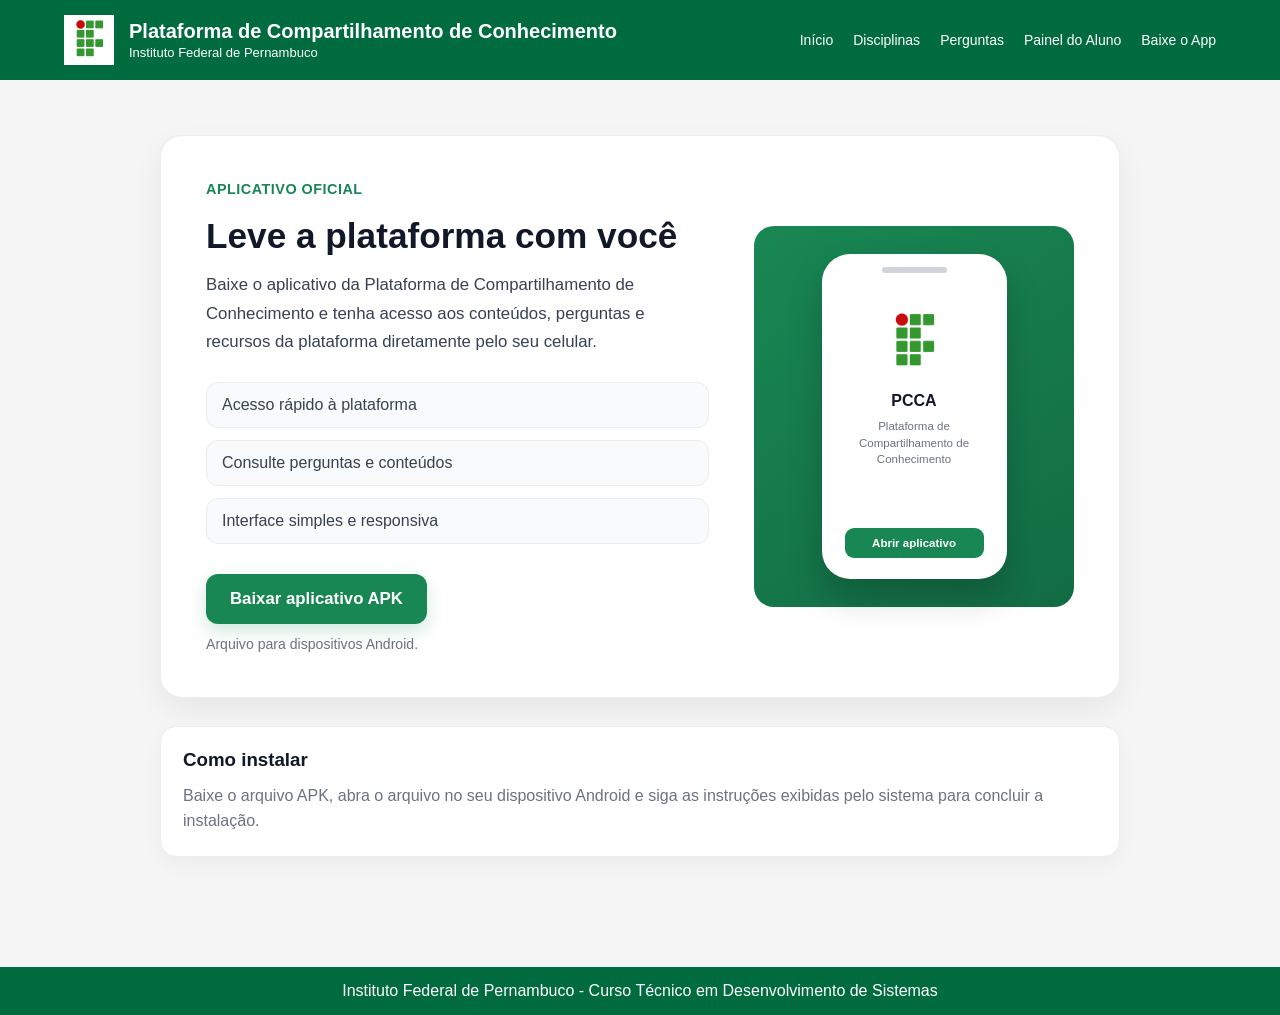
<file: app.html>
<!DOCTYPE html>
<html lang="pt-br">

<head>

    <meta charset="UTF-8">

    <meta
        name="viewport"
        content="width=device-width, initial-scale=1.0"
    >

    <title>PCCA - Baixe o App</title>

    <link
        rel="icon"
        type="image/png"
        href="./assets/images/logo.png"
    >

    <link
        rel="stylesheet"
        href="./assets/css/style.css"
    >


    <style>

        /* =========================
           MENU
        ========================= */

        .menu-toggle {
            display: none;

            background: transparent;
            border: none;

            color: inherit;

            font-size: 1rem;
            font-weight: 600;

            cursor: pointer;

            padding: .75rem 1rem;
        }


        /* =========================
           PÁGINA DO APLICATIVO
        ========================= */

        .app-page {

            max-width: 1000px;

            margin: 0 auto;

            padding: 55px 20px 70px;
        }


        /* =========================
           CARD PRINCIPAL
        ========================= */

        .app-card {

            background: #fff;

            border: 1px solid #ececec;

            border-radius: 22px;

            padding: 45px;

            box-shadow:
                0 12px 30px rgba(0, 0, 0, .06);

            display: grid;

            grid-template-columns:
                1fr 320px;

            gap: 45px;

            align-items: center;
        }


        /* =========================
           CONTEÚDO
        ========================= */

        .app-content h2 {

            margin: 0 0 14px;

            color: #111827;

            font-size: 2.2rem;

            line-height: 1.2;
        }


        .app-content .subtitle {

            color: #198754;

            font-weight: 700;

            font-size: .9rem;

            letter-spacing: .5px;

            margin-bottom: 18px;
        }


        .app-content p {

            color: #374151;

            line-height: 1.7;

            font-size: 1.05rem;

            margin-bottom: 25px;
        }


        /* =========================
           FUNCIONALIDADES
        ========================= */

        .app-features {

            display: grid;

            gap: 12px;

            margin: 25px 0 30px;
        }


        .feature {

            background: #f9fafb;

            border: 1px solid #ececec;

            border-radius: 12px;

            padding: 13px 15px;

            color: #374151;

            transition: .2s;
        }


        .feature:hover {

            transform: translateX(3px);

            border-color: #198754;
        }


        /* =========================
           BOTÃO DOWNLOAD
        ========================= */

        .download-button {

            display: inline-flex;

            align-items: center;

            justify-content: center;

            gap: 10px;

            background: #198754;

            color: #fff;

            text-decoration: none;

            padding: 15px 24px;

            border-radius: 12px;

            font-size: 1.05rem;

            font-weight: 700;

            transition: .2s;

            box-shadow:
                0 7px 18px
                rgba(25, 135, 84, .20);
        }


        .download-button:hover {

            transform: translateY(-2px);

            background: #157347;

            box-shadow:
                0 10px 22px
                rgba(25, 135, 84, .25);
        }


        .download-note {

            margin-top: 12px;

            color: #6b7280;

            font-size: .88rem;
        }


        /* =========================
           VISUAL DO CELULAR
        ========================= */

        .app-visual {

            min-height: 300px;

            border-radius: 20px;

            background:
                linear-gradient(
                    145deg,
                    #198754,
                    #126c43
                );

            display: flex;

            align-items: center;

            justify-content: center;

            padding: 28px;
        }


        /* =========================
           CELULAR
        ========================= */

        .phone {

            width: 185px;

            min-height: 325px;

            background: #fff;

            border-radius: 28px;

            padding: 13px;

            box-shadow:
                0 18px 35px
                rgba(0, 0, 0, .20);

            display: flex;

            flex-direction: column;
        }


        .phone-top {

            width: 65px;

            height: 6px;

            border-radius: 20px;

            background: #d1d5db;

            margin: 0 auto 15px;
        }


        .phone-logo {

            width: 72px;

            height: 72px;

            object-fit: contain;

            margin: 18px auto 14px;
        }


        .phone h3 {

            text-align: center;

            color: #111827;

            font-size: 1rem;

            margin: 0 0 8px;
        }


        .phone p {

            text-align: center;

            color: #6b7280;

            font-size: .72rem;

            line-height: 1.45;

            margin: 0 10px 18px;
        }


        .phone-button {

            background: #198754;

            color: #fff;

            border-radius: 9px;

            padding: 9px;

            text-align: center;

            font-size: .72rem;

            font-weight: 700;

            margin: auto 10px 8px;
        }


        /* =========================
           COMO INSTALAR
        ========================= */

        .requirements {

            margin-top: 28px;

            padding: 22px;

            background: #fff;

            border: 1px solid #ececec;

            border-radius: 16px;

            box-shadow:
                0 8px 20px
                rgba(0, 0, 0, .04);
        }


        .requirements h3 {

            margin: 0 0 12px;

            color: #111827;
        }


        .requirements p {

            margin: 0;

            color: #6b7280;

            line-height: 1.6;
        }


        /* =========================
           RESPONSIVIDADE
        ========================= */

        @media (max-width: 768px) {


            /* MENU */

            .top-container {

                flex-wrap: wrap;

                align-items: center;
            }


            .menu-toggle {

                display: block;

                margin-left: auto;
            }


            nav.menu {

                display: none;

                width: 100%;

                flex-direction: column;

                margin-top: .75rem;

                padding-bottom: 10px;
            }


            nav.menu.active {

                display: flex;
            }


            nav.menu a {

                width: 100%;

                text-align: left;

                padding: .75rem 0;

                box-sizing: border-box;
            }


            /* PÁGINA */

            .app-page {

                padding: 30px 12px 45px;
            }


            /* CARD */

            .app-card {

                grid-template-columns: 1fr;

                padding: 28px 20px;

                gap: 30px;
            }


            /* TÍTULO */

            .app-content h2 {

                font-size: 1.7rem;
            }


            /* TEXTO */

            .app-content p {

                font-size: 1rem;
            }


            /* VISUAL */

            .app-visual {

                min-height: 270px;
            }


            /* CELULAR */

            .phone {

                width: 165px;

                min-height: 290px;
            }


            /* DOWNLOAD */

            .download-button {

                width: 100%;

                box-sizing: border-box;
            }

        }


        /* =========================
           CELULARES PEQUENOS
        ========================= */

        @media (max-width: 420px) {

            .app-card {

                padding: 22px 16px;
            }


            .app-content h2 {

                font-size: 1.5rem;
            }


            .app-visual {

                padding: 20px;
            }


            .phone {

                width: 150px;

                min-height: 270px;
            }

        }

    </style>

</head>


<body>


    <!-- =========================
         CABEÇALHO
    ========================= -->

    <header class="top-bar">

        <div class="top-container">


            <!-- LOGO -->

            <div class="brand">

                <img
                    src="./assets/images/logo.png"
                    alt="Instituto Federal Pernambuco"
                >


                <div class="brand-text">

                    <h1>
                        Plataforma de Compartilhamento
                        de Conhecimento
                    </h1>

                    <span>
                        Instituto Federal de Pernambuco
                    </span>

                </div>

            </div>


            <!-- BOTÃO MENU MOBILE -->

            <button
                type="button"
                class="menu-toggle"
                id="menuToggle"
                aria-label="Abrir menu"
                aria-expanded="false"
            >
                ☰ Menu
            </button>


            <!-- MENU -->

            <nav
                class="menu"
                id="menu"
            >

                <a href="index.html">
                    Início
                </a>


                <a href="disciplinas.html">
                    Disciplinas
                </a>


                <a href="perguntas.html">
                    Perguntas
                </a>


                <a href="painel.html">
                    Painel do Aluno
                </a>


                <a
                    href="app.html"
                    class="active"
                >
                    Baixe o App
                </a>

            </nav>


        </div>

    </header>



    <!-- =========================
         CONTEÚDO
    ========================= -->

    <main class="app-page">


        <!-- CARD PRINCIPAL -->

        <section class="app-card">


            <!-- TEXTO -->

            <div class="app-content">


                <div class="subtitle">

                    APLICATIVO OFICIAL

                </div>


                <h2>

                    Leve a plataforma
                    com você

                </h2>


                <p>

                    Baixe o aplicativo da
                    Plataforma de Compartilhamento
                    de Conhecimento e tenha acesso
                    aos conteúdos, perguntas e
                    recursos da plataforma
                    diretamente pelo seu celular.

                </p>


                <!-- FUNCIONALIDADES -->

                <div class="app-features">


                    <div class="feature">

                        Acesso rápido à plataforma

                    </div>


                    <div class="feature">

                        Consulte perguntas e conteúdos

                    </div>


                    <div class="feature">

                        Interface simples e responsiva

                    </div>


                </div>


                <!-- BOTÃO -->

                <a
                    href="./assets/apk/pcca.apk"
                    class="download-button"
                    download
                >

                    Baixar aplicativo APK

                </a>


                <div class="download-note">

                    Arquivo para dispositivos Android.

                </div>


            </div>



            <!-- VISUAL -->

            <div class="app-visual">


                <div class="phone">


                    <div class="phone-top"></div>


                    <img
                        src="./assets/images/logo.png"
                        alt="Logo do aplicativo"
                        class="phone-logo"
                    >


                    <h3>

                        PCCA

                    </h3>


                    <p>

                        Plataforma de
                        Compartilhamento
                        de Conhecimento

                    </p>


                    <div class="phone-button">

                        Abrir aplicativo

                    </div>


                </div>


            </div>


        </section>



        <!-- COMO INSTALAR -->

        <section class="requirements">


            <h3>

                Como instalar

            </h3>


            <p>

                Baixe o arquivo APK, abra o arquivo
                no seu dispositivo Android e siga
                as instruções exibidas pelo sistema
                para concluir a instalação.

            </p>


        </section>


    </main>



    <!-- =========================
         RODAPÉ
    ========================= -->

    <footer class="footer">

        Instituto Federal de Pernambuco -
        Curso Técnico em Desenvolvimento
        de Sistemas

    </footer>



    <!-- =========================
         JAVASCRIPT DO MENU
    ========================= -->

    <script>

        document.addEventListener(
            "DOMContentLoaded",
            function () {


                const menuToggle =
                    document.getElementById(
                        "menuToggle"
                    );


                const menu =
                    document.getElementById(
                        "menu"
                    );


                if (!menuToggle || !menu) {

                    return;

                }


                menuToggle.addEventListener(
                    "click",
                    function () {


                        const aberto =
                            menu.classList.toggle(
                                "active"
                            );


                        menuToggle.setAttribute(
                            "aria-expanded",
                            aberto
                                ? "true"
                                : "false"
                        );


                        menuToggle.setAttribute(
                            "aria-label",
                            aberto
                                ? "Fechar menu"
                                : "Abrir menu"
                        );


                    }
                );


                /*
                 * Fecha o menu depois que
                 * o usuário seleciona uma página.
                 */

                const links =
                    menu.querySelectorAll("a");


                links.forEach(
                    function (link) {

                        link.addEventListener(
                            "click",
                            function () {

                                menu.classList.remove(
                                    "active"
                                );


                                menuToggle.setAttribute(
                                    "aria-expanded",
                                    "false"
                                );


                                menuToggle.setAttribute(
                                    "aria-label",
                                    "Abrir menu"
                                );

                            }
                        );

                    }
                );


            }
        );

    </script>


</body>

</html>
</file>
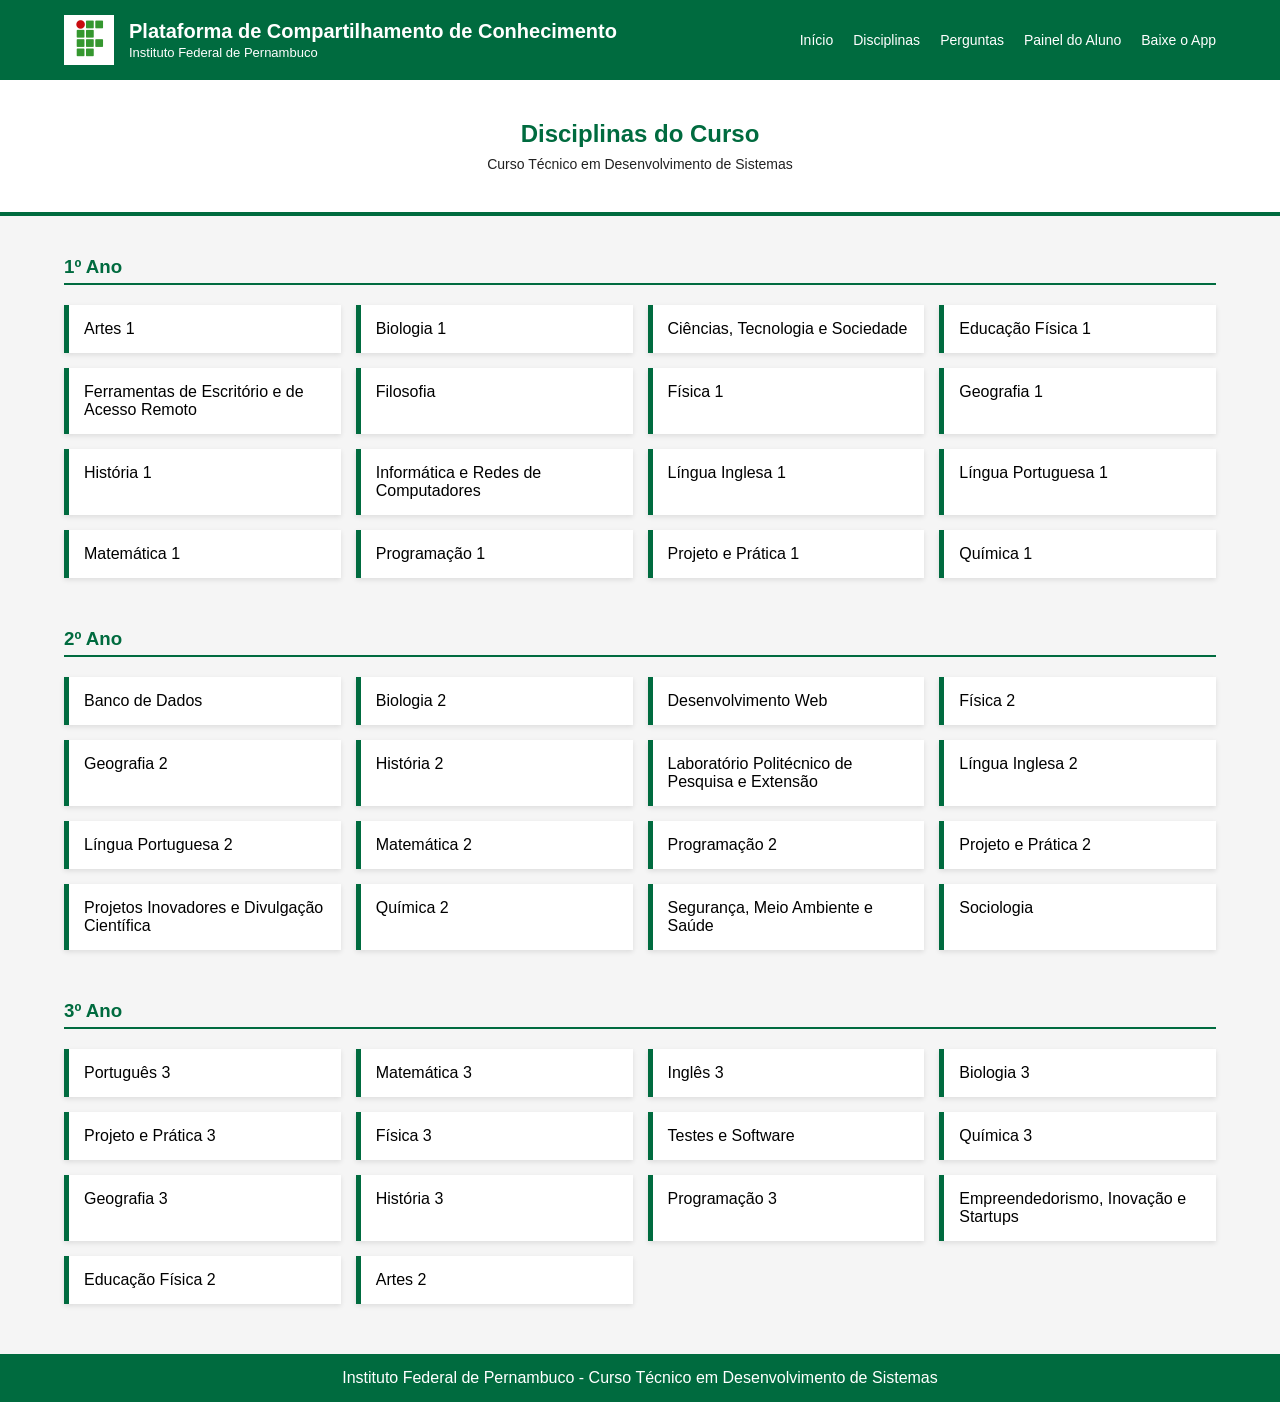
<file: disciplinas.html>
<!DOCTYPE html>
<html lang="pt-br">
<head>
<meta charset="UTF-8">
<meta name="viewport" content="width=device-width, initial-scale=1.0">
<title>PCCA - Disciplinas</title>
<link rel="icon" type="image/png" href="images/logo.png">
<link rel="stylesheet" href="./assets/css/style.css">
<style>
    .menu-toggle {
        display: none;
        background: transparent;
        border: none;
        color: inherit;
        font-size: 1rem;
        cursor: pointer;
        padding: 0.75rem 1rem;
    }

    @media (max-width: 768px) {
        .top-container {
            flex-wrap: wrap;
            align-items: center;
        }

        .menu-toggle {
            display: block;
        }

        nav.menu {
            display: none;
            width: 100%;
            flex-direction: column;
            margin-top: 0.75rem;
        }

        nav.menu.active {
            display: flex;
        }

        nav.menu a {
            width: 100%;
            text-align: left;
            padding: 0.75rem 0;
        }

        .user-photo-header {
            margin-top: 0.75rem;
            width: 100%;
            display: flex;
            justify-content: flex-start;
        }
    }
</style>
</head>
<body>

<header class="top-bar">
    <div class="top-container">
        <div class="brand">
            <img src="./assets/images/logo.png" alt="Instituto Federal Pernambuco">
            <div class="brand-text">
                <h1>Plataforma de Compartilhamento de Conhecimento</h1>
                <span>Instituto Federal de Pernambuco</span>
            </div>
        </div>
        <button class="menu-toggle" id="menuToggle" aria-controls="menu" aria-expanded="false" type="button">☰ Menu</button>
        <nav class="menu" id="menu">
            <a href="index.html" class="active">Início</a>
            <a href="disciplinas.html">Disciplinas</a>
            <a href="perguntas.html">Perguntas</a>
            <a href="painel.html">Painel do Aluno</a>
            <a href="app.html">Baixe o App</a>
        </nav>
    </div>
</header>

<section class="hero">
    <div class="hero-content">
        <h2>Disciplinas do Curso</h2>
        <p>Curso Técnico em Desenvolvimento de Sistemas</p>
    </div>
</section>

<main class="disciplinas-container">

    <section class="ano-section">
        <h3>1º Ano</h3>
        <div class="grid-disciplinas">
            <a class="disciplina-card">Artes 1</a>
            <a class="disciplina-card">Biologia 1</a>
            <a class="disciplina-card">Ciências, Tecnologia e Sociedade</a>
            <a class="disciplina-card">Educação Física 1</a>
            <a class="disciplina-card">Ferramentas de Escritório e de Acesso Remoto</a>
            <a class="disciplina-card">Filosofia</a>
            <a class="disciplina-card">Física 1</a>
            <a class="disciplina-card">Geografia 1</a>
            <a class="disciplina-card">História 1</a>
            <a class="disciplina-card">Informática e Redes de Computadores</a>
            <a class="disciplina-card">Língua Inglesa 1</a>
            <a class="disciplina-card">Língua Portuguesa 1</a>
            <a class="disciplina-card">Matemática 1</a>
            <a class="disciplina-card">Programação 1</a>
            <a class="disciplina-card">Projeto e Prática 1</a>
            <a class="disciplina-card">Química 1</a>
        </div>
    </section>

    <section class="ano-section">
        <h3>2º Ano</h3>
        <div class="grid-disciplinas">
            <a class="disciplina-card">Banco de Dados</a>
            <a class="disciplina-card">Biologia 2</a>
            <a class="disciplina-card">Desenvolvimento Web</a>
            <a class="disciplina-card">Física 2</a>
            <a class="disciplina-card">Geografia 2</a>
            <a class="disciplina-card">História 2</a>
            <a class="disciplina-card">Laboratório Politécnico de Pesquisa e Extensão</a>
            <a class="disciplina-card">Língua Inglesa 2</a>
            <a class="disciplina-card">Língua Portuguesa 2</a>
            <a class="disciplina-card">Matemática 2</a>
            <a class="disciplina-card">Programação 2</a>
            <a class="disciplina-card">Projeto e Prática 2</a>
            <a class="disciplina-card">Projetos Inovadores e Divulgação Científica</a>
            <a class="disciplina-card">Química 2</a>
            <a class="disciplina-card">Segurança, Meio Ambiente e Saúde</a>
            <a class="disciplina-card">Sociologia</a>
        </div>
    </section>

    <section class="ano-section">
        <h3>3º Ano</h3>
        <div class="grid-disciplinas">
            <a class="disciplina-card">Português 3</a>
            <a class="disciplina-card">Matemática 3</a>
            <a class="disciplina-card">Inglês 3</a>
            <a class="disciplina-card">Biologia 3</a>
            <a class="disciplina-card">Projeto e Prática 3</a>
            <a class="disciplina-card">Física 3</a>
            <a class="disciplina-card">Testes e Software</a>
            <a class="disciplina-card">Química 3</a>
            <a class="disciplina-card">Geografia 3</a>
            <a class="disciplina-card">História 3</a>
            <a class="disciplina-card">Programação 3</a>
            <a class="disciplina-card">Empreendedorismo, Inovação e Startups</a>
            <a class="disciplina-card">Educação Física 2</a>
            <a class="disciplina-card">Artes 2</a>
        </div>
    </section>

</main>

<footer class="footer">
    Instituto Federal de Pernambuco - Curso Técnico em Desenvolvimento de Sistemas
</footer>


<script src="./assets/js/script.js"></script>

<script>

    function toggleMobileMenu() {
        const menu = document.getElementById("menu");
        const toggle = document.getElementById("menuToggle");
        const isActive = menu.classList.toggle("active");
        toggle.setAttribute("aria-expanded", isActive);
    }

    document.addEventListener("DOMContentLoaded", () => {
        const menuToggle = document.getElementById("menuToggle");
        menuToggle?.addEventListener("click", toggleMobileMenu);

        document.querySelectorAll("#menu a").forEach(link => {
            link.addEventListener("click", () => {
                const menu = document.getElementById("menu");
                const toggle = document.getElementById("menuToggle");
                menu.classList.remove("active");
                toggle?.setAttribute("aria-expanded", "false");
            });
        });
    });

</script>
</body>
</html>
</file>
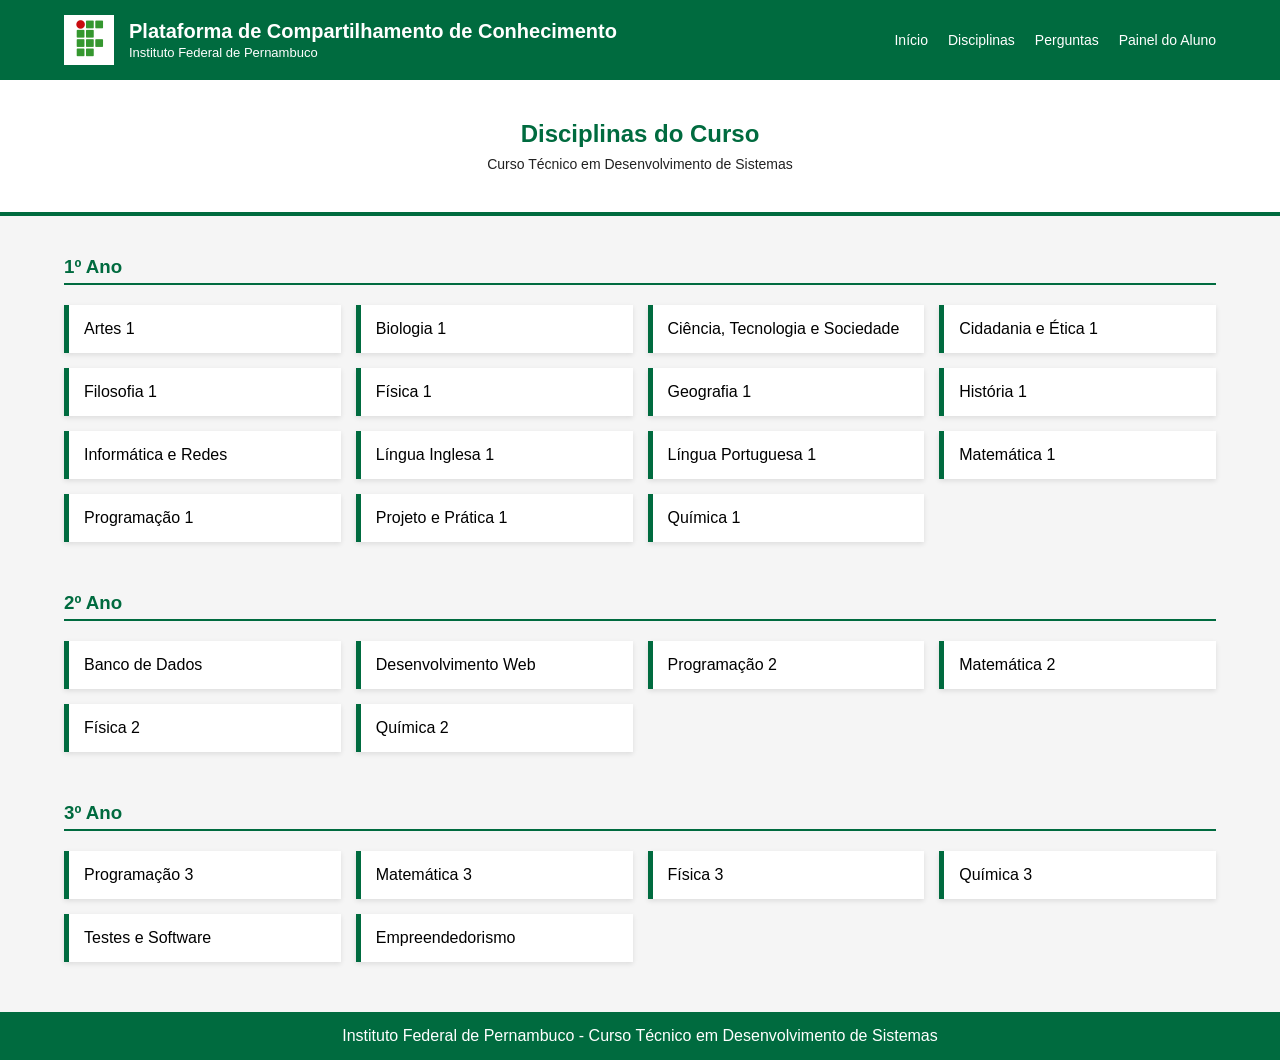
<file: frontend/pages/disciplinas.html>
<!DOCTYPE html>
<html lang="pt-br">
<head>
<meta charset="UTF-8">
<meta name="viewport" content="width=device-width, initial-scale=1.0">
<title>PCCA - Disciplinas</title>
<link rel="icon" type="image/png" href="images/logo.png">
<link rel="stylesheet" href="../../assets/css/style.css">
<style>
    .menu-toggle {
        display: none;
        background: transparent;
        border: none;
        color: inherit;
        font-size: 1rem;
        cursor: pointer;
        padding: 0.75rem 1rem;
    }

    @media (max-width: 768px) {
        .top-container {
            flex-wrap: wrap;
            align-items: center;
        }

        .menu-toggle {
            display: block;
        }

        nav.menu {
            display: none;
            width: 100%;
            flex-direction: column;
            margin-top: 0.75rem;
        }

        nav.menu.active {
            display: flex;
        }

        nav.menu a {
            width: 100%;
            text-align: left;
            padding: 0.75rem 0;
        }

        .user-photo-header {
            margin-top: 0.75rem;
            width: 100%;
            display: flex;
            justify-content: flex-start;
        }
    }
</style>
</head>
<body>

<header class="top-bar">
    <div class="top-container">
        <div class="brand">
            <img src="../../assets/images/logo.png" alt="Instituto Federal Pernambuco">
            <div class="brand-text">
                <h1>Plataforma de Compartilhamento de Conhecimento</h1>
                <span>Instituto Federal de Pernambuco</span>
            </div>
        </div>
        <button class="menu-toggle" id="menuToggle" aria-controls="menu" aria-expanded="false" type="button">☰ Menu</button>
        <nav class="menu" id="menu">
            <a href="index.html" class="active">Início</a>
            <a href="disciplinas.html">Disciplinas</a>
            <a href="perguntas.html">Perguntas</a>
            <a href="painel.html">Painel do Aluno</a>
        </nav>
    </div>
</header>

<section class="hero">
    <div class="hero-content">
        <h2>Disciplinas do Curso</h2>
        <p>Curso Técnico em Desenvolvimento de Sistemas</p>
    </div>
</section>

<main class="disciplinas-container">

    <section class="ano-section">
        <h3>1º Ano</h3>
        <div class="grid-disciplinas">
            <a class="disciplina-card" >Artes 1</a>
            <a class="disciplina-card" >Biologia 1</a>
            <a class="disciplina-card" >Ciência, Tecnologia e Sociedade</a>
            <a class="disciplina-card" >Cidadania e Ética 1</a>
            <a class="disciplina-card" >Filosofia 1</a>
            <a class="disciplina-card" >Física 1</a>
            <a class="disciplina-card" >Geografia 1</a>
            <a class="disciplina-card" >História 1</a>
            <a class="disciplina-card" >Informática e Redes</a>
            <a class="disciplina-card" >Língua Inglesa 1</a>
            <a class="disciplina-card" >Língua Portuguesa 1</a>
            <a class="disciplina-card" >Matemática 1</a>
            <a class="disciplina-card" >Programação 1</a>
            <a class="disciplina-card" >Projeto e Prática 1</a>
            <a class="disciplina-card" >Química 1</a>
        </div>
    </section>

    <section class="ano-section">
        <h3>2º Ano</h3>
        <div class="grid-disciplinas">
            <a class="disciplina-card" >Banco de Dados</a>
            <a class="disciplina-card" >Desenvolvimento Web</a>
            <a class="disciplina-card" >Programação 2</a>
            <a class="disciplina-card" >Matemática 2</a>
            <a class="disciplina-card" >Física 2</a>
            <a class="disciplina-card" >Química 2</a>
        </div>
    </section>

    <section class="ano-section">
        <h3>3º Ano</h3>
        <div class="grid-disciplinas">
            <a class="disciplina-card" >Programação 3</a>
            <a class="disciplina-card" >Matemática 3</a>
            <a class="disciplina-card" >Física 3</a>
            <a class="disciplina-card" >Química 3</a>
            <a class="disciplina-card" >Testes e Software</a>
            <a class="disciplina-card" >Empreendedorismo</a>
        </div>
    </section>

</main>

<footer class="footer">
    Instituto Federal de Pernambuco - Curso Técnico em Desenvolvimento de Sistemas
</footer>


<script src="../../assets/js/script.js"></script>

<script>

    function toggleMobileMenu() {
        const menu = document.getElementById("menu");
        const toggle = document.getElementById("menuToggle");
        const isActive = menu.classList.toggle("active");
        toggle.setAttribute("aria-expanded", isActive);
    }

    document.addEventListener("DOMContentLoaded", () => {
        const menuToggle = document.getElementById("menuToggle");
        menuToggle?.addEventListener("click", toggleMobileMenu);

        document.querySelectorAll("#menu a").forEach(link => {
            link.addEventListener("click", () => {
                const menu = document.getElementById("menu");
                const toggle = document.getElementById("menuToggle");
                menu.classList.remove("active");
                toggle?.setAttribute("aria-expanded", "false");
            });
        });
    });

</script>
</body>
</html>
</file>
<file: assets/css/style.css>
* {
    margin: 0;
    padding: 0;
    box-sizing: border-box;
}

body {
    font-family: Arial, Helvetica, sans-serif;
    background: #f5f5f5;
    color: #222;
}

.top-bar {
    background: #006b3f;
    color: white;
    padding: 15px 0;
}

.top-container {
    width: 90%;
    margin: auto;
    display: flex;
    justify-content: space-between;
    align-items: center;
}

.brand {
    display: flex;
    align-items: center;
}

.brand img {
    height: 50px;
    margin-right: 15px;
}

.brand-text h1 {
    font-size: 20px;
}

.brand-text span {
    font-size: 13px;
}

.menu {
    display: flex;
}

.menu a {
    color: white;
    text-decoration: none;
    margin-left: 20px;
    font-size: 14px;
}

.menu a:hover {
    text-decoration: underline;
}

.menu-toggle {
    display: none;
}

.hero {
    background: white;
    padding: 40px 0;
    border-bottom: 4px solid #006b3f;
    text-align: center;
}

.hero h2 {
    font-size: 24px;
    color: #006b3f;
}

.hero p {
    font-size: 14px;
    margin-top: 8px;
}

.layout {
    display: flex;
    width: 90%;
    margin: 30px auto;
    gap: 30px;
}

.sidebar {
    width: 250px;
    background: white;
    padding: 20px;
    border: 1px solid #ddd;
}

.sidebar h3 {
    margin-bottom: 15px;
    color: #006b3f;
}

.sidebar ul {
    list-style: none;
}

.sidebar li {
    padding: 8px;
    border-bottom: 1px solid #eee;
    font-size: 14px;
    cursor: pointer;
}

.sidebar li:hover {
    background: #f0f7f3;
}

.content {
    flex: 1;
    width: 100%;
    max-width: 850px;
    margin: 0 auto;
}

.dashboard {
    display: flex;
    gap: 20px;
    margin-bottom: 30px;
}

.card-dashboard {
    flex: 1;
    background: white;
    padding: 20px;
    border-left: 5px solid #006b3f;
    text-align: center;
}

.card-dashboard h4 {
    font-size: 14px;
    margin-bottom: 10px;
}

.card-dashboard span {
    font-size: 22px;
    font-weight: bold;
}

.post-area {
    background: white;
    padding: 20px;
    margin-bottom: 30px;
    border: 1px solid #ddd;
}

.post-area h3 {
    margin-bottom: 10px;
}

.post-area input,
.post-area textarea {
    width: 100%;
    padding: 10px;
    margin-top: 10px;
    border: 1px solid #ccc;
    font-size: 14px;
}

.post-area textarea {
    height: 100px;
}

.post-area button {
    margin-top: 15px;
    padding: 10px;
    background: #006b3f;
    color: white;
    border: none;
    cursor: pointer;
}

.post-area button:hover {
    background: #004d2d;
}

.post-card {
    background: #ffffff;
    padding: 25px;
    margin-bottom: 25px;
    border-radius: 12px;
    border: 1px solid #e5e5e5;
    transition: 0.3s;
}

.post-card:hover {
    box-shadow: 0 6px 18px rgba(0, 0, 0, 0.08);
}

.post-card h3 {
    margin-bottom: 20px;
    color: #0b5e3c;
    font-size: 20px;
    border-bottom: 2px solid #198754;
    padding-bottom: 5px;
}

.post-card h4 {
    margin-bottom: 5px;
    color: #006b3f;
}

.post-card small {
    color: #777;
    font-size: 13px;
}

.post-card p {
    margin-top: 10px;
    font-size: 14px;
    line-height: 1.4;
    color: #444;
}

.post-card button {
    margin-right: 10px;
    margin-top: 10px;
}

.badge {
    display: inline-block;
    background: #e6f2ec;
    color: #006b3f;
    padding: 5px 10px;
    font-size: 12px;
    margin-bottom: 10px;
}

.cardPergunta {
    background: #fff;
    padding: 15px;
    margin: 15px 0;
    border-radius: 8px;
    box-shadow: 0 0 5px rgba(0, 0, 0, 0.1);
}

#ultimasPerguntas {
    display: grid;
    grid-template-columns: repeat(auto-fit, minmax(280px, 1fr));
    gap: 20px;
}

#ultimasPerguntas .cardPergunta {
    background: white;
    padding: 20px;
    border-radius: 12px;
    box-shadow: 0 5px 15px rgba(0, 0, 0, 0.08);
    transition: 0.3s;
    cursor: pointer;
}

#ultimasPerguntas .cardPergunta:hover {
    transform: translateY(-5px);
    box-shadow: 0 8px 20px rgba(0, 0, 0, 0.12);
}

#ultimasPerguntas .cardPergunta h4 {
    color: #006b3f;
    margin-bottom: 8px;
}

#ultimasPerguntas .cardPergunta small {
    color: #777;
    font-size: 13px;
}

#ultimasPerguntas .cardPergunta p {
    margin-top: 10px;
    font-size: 14px;
    line-height: 1.4;
    color: #444;
}

.disciplinas-container {
    width: 90%;
    margin: 40px auto;
}

.ano-section {
    margin-bottom: 50px;
}

.ano-section h3 {
    margin-bottom: 20px;
    color: #006b3f;
    border-bottom: 2px solid #006b3f;
    padding-bottom: 5px;
}

.grid-disciplinas {
    display: grid;
    grid-template-columns: repeat(auto-fit, minmax(250px, 1fr));
    gap: 15px;
}

.disciplina-card {
    text-decoration: none;
    color: black;
    background: white;
    padding: 15px;
    border-left: 5px solid #006b3f;
    box-shadow: 0 2px 5px rgba(0, 0, 0, 0.1);
    transition: 0.3s;
    display: block;
    cursor: pointer;
}

.disciplina-card:hover {
    transform: translateY(-3px);
    background: #f0fdf6;
}

.perfil-container {
    text-align: center;
    margin-bottom: 20px;
}

.perfil-container img {
    width: 120px;
    height: 120px;
    border-radius: 50%;
    object-fit: cover;
    border: 2px solid #4CAF50;
    display: block;
    margin-bottom: 10px;
}

#previewFoto {
    width: 120px;
    height: 120px;
    object-fit: cover;
    border-radius: 50%;
    border: 3px solid #198754;
    background: #f4f4f4;
}

input[type="text"],
input[type="email"],
input[type="file"] {
    width: 100%;
    padding: 12px;
    margin-bottom: 15px;
    border-radius: 6px;
    border: 1px solid #ccc;
    font-size: 14px;
    transition: 0.2s;
}

input:focus {
    border-color: #198754;
    outline: none;
    box-shadow: 0 0 0 2px rgba(25, 135, 84, 0.15);
}

#foto {
    margin-bottom: 10px;
}

#filtroDisciplina {
    padding: 8px;
    border-radius: 6px;
}

button {
    width: 100%;
    padding: 12px;
    border-radius: 6px;
    border: none;
    background: #198754;
    color: white;
    font-size: 14px;
    font-weight: bold;
    cursor: pointer;
    transition: 0.2s;
}

button:hover {
    background: #0b5e3c;
}

.post-card button[style*="red"] {
    background: #b02a37 !important;
}

.post-card button[style*="red"]:hover {
    background: #842029 !important;
}

.btn-danger {
    background: #d32f2f;
    color: white;
}

.btn-danger:hover {
    background: #b71c1c;
}

.botoes-perfil {
    display: flex;
    gap: 10px;
    margin-top: 10px;
}

.botoes-perfil button {
    padding: 8px 12px;
    border-radius: 6px;
    border: none;
    cursor: pointer;
    font-weight: bold;
    transition: 0.2s;
}

.link-qacademico {
    color: #198754;
    font-weight: bold;
    text-decoration: none;
    transition: 0.2s;
}

.link-qacademico:hover {
    color: #0b5e3c;
    text-decoration: underline;
}

.sugestoes {
    list-style: none;
    padding: 0;
    margin: 0;
    background: white;
    border: 1px solid #ccc;
    max-height: 150px;
    overflow-y: auto;
    position: absolute;
    width: 300px;
}

.sugestoes li {
    padding: 8px;
    cursor: pointer;
}

.sugestoes li:hover {
    background-color: #f0f0f0;
}

.campo-busca {
    position: relative;
    width: 100%;
    max-width: 300px;
    margin-bottom: 15px;
}

.campo-busca input {
    width: 100%;
    padding: 10px 10px 10px 35px;
    border-radius: 8px;
    border: 1px solid #ccc;
    font-size: 14px;
}

.filtro-section {
    margin: 20px 0;
}

.user-photo-header {
    margin-left: 20px;
}

.user-photo-header img {
    width: 50px;
    height: 50px;
    border-radius: 50%;
    object-fit: cover;
    border: 2px solid #ccc;
}

#contadorPerguntas {
    margin: 10px 0;
    font-weight: bold;
}

.layout-posts {
    width: 80%;
    margin: 40px auto;
}

.layout-posts h2 {
    margin-bottom: 20px;
    color: #006b3f;
    border-left: 6px solid #006b3f;
    padding-left: 10px;
}

.footer {
    background: #006b3f;
    color: white;
    text-align: center;
    padding: 15px;
    margin-top: 40px;
}

.sugestoes {
    list-style: none;
    padding: 0;
    margin: 0;
    background: white;
    border: 1px solid #ccc;
    max-height: 200px;
    overflow-y: auto;
    position: absolute;
    width: 100%;
    z-index: 100;
}

.cardPergunta {
    background: #ffffff;
    padding: 20px;
    margin-bottom: 20px;
    border-radius: 12px;
    box-shadow: 0 6px 18px rgba(0,0,0,0.08);
    transition: 0.3s;
}

.cardPergunta:hover {
    box-shadow: 0 10px 25px rgba(0,0,0,0.12);
}

.cardPergunta h4 {
    color: #0b5e3c;
    font-size: 20px;
    margin-bottom: 10px;
    border-bottom: 2px solid #198754;
    padding-bottom: 5px;
}

.cardPergunta small {
    color: #555;
    font-size: 13px;
}

.cardPergunta p {
    margin: 10px 0;
    font-size: 14px;
    line-height: 1.5;
}

/* Botões de interação */
.interacoes {
    display: flex;
    gap: 10px;
    margin-top: 10px;
}

.interacoes button {
    padding: 8px 12px;
    border: none;
    border-radius: 6px;
    cursor: pointer;
    font-weight: bold;
    transition: 0.2s;
}

.interacoes button:hover:not(:disabled) {
    opacity: 0.85;
}

.interacoes button:disabled {
    cursor: not-allowed;
    opacity: 0.6;
}

.interacoes button:first-child {
    background: #e74c3c;
    color: #fff;
}

.interacoes button:last-child {
    background: #3498db;
    color: #fff;
}

.comentarios {
    margin-top: 15px;
    padding-left: 10px;
    border-left: 3px solid #198754;
}

.comentarios p {
    margin: 5px 0;
    font-size: 13px;
}

.comentarios strong {
    color: #006b3f;
}

.comentarios button.btn-remover {
    display: inline-flex;
    align-items: center;
    gap: 4px;
    background: #e74c3c; 
    color: white;
    border: none;
    border-radius: 8px;
    padding: 4px 10px;
    cursor: pointer;
    font-size: 13px;
    font-weight: bold;
    box-shadow: 0 3px 6px rgba(0,0,0,0.15);
    transition: 0.2s all ease;
}

.comentarios button.btn-remover:hover {
    background: #c0392b;
    box-shadow: 0 5px 10px rgba(0,0,0,0.2);
}

.user-settings h3 {
    margin-top: 30px;
    color: #0b5e3c;
}

.user-settings .form-group {
    margin-bottom: 15px;
    display: flex;
    flex-direction: column;
}

.user-settings label {
    margin-bottom: 5px;
    font-weight: bold;
    color: #333;
}

.user-settings input[type="text"],
.user-settings select,
.user-settings textarea {
    padding: 10px;
    border-radius: 6px;
    border: 1px solid #ccc;
    font-size: 14px;
    transition: 0.2s;
    width: 100%;
}

.user-settings input:focus,
.user-settings select:focus,
.user-settings textarea:focus {
    outline: none;
    border-color: #198754;
    box-shadow: 0 0 0 2px rgba(25, 135, 84, 0.15);
}

.user-settings button {
    padding: 12px;
    border-radius: 6px;
    border: none;
    background-color: #198754;
    color: white;
    font-weight: bold;
    cursor: pointer;
    transition: 0.2s;
}

.user-settings button:hover {
    background-color: #0b5e3c;
    transform: translateY(-2px);
}

#conteudosDisciplina {
    margin-top: 15px;
    display: flex;
    flex-direction: column;
    gap: 12px;
}

#conteudosDisciplina .cardPergunta {
    background: #fff;
    padding: 15px;
    border-radius: 10px;
    box-shadow: 0 4px 12px rgba(0,0,0,0.08);
}

#conteudosDisciplina h4 {
    margin: 0 0 5px 0;
    color: #0b5e3c;
}

#conteudosDisciplina small {
    display: block;
    margin-bottom: 8px;
    font-size: 12px;
    color: #555;
}

#conteudosDisciplina p {
    margin: 0;
    font-size: 14px;
    color: #333;
}

.layout {
    display: flex;
    justify-content: center;
    align-items: center;
    min-height: 60vh;
    }

.content {
    width: 100%;
    max-width: 400px;
    }

.post-card {
    background: #ffffff;
    padding: 30px;
    border-radius: 12px;
    box-shadow: 0 8px 20px rgba(0, 0, 0, 0.08);
}

.post-card h3 {
    margin-bottom: 20px;
    text-align: center;
    color: #0b5e3c;
}

input[type="text"],
input[type="password"] {
    width: 100%;
    padding: 12px;
    margin-bottom: 15px;
    border-radius: 6px;
    border: 1px solid #ccc;
    font-size: 14px;
    transition: 0.2s;
}

input:focus {
    border-color: #198754;
    outline: none;
    box-shadow: 0 0 0 2px rgba(25, 135, 84, 0.15);
}

button {
    width: 100%;
    padding: 12px;
    border-radius: 6px;
    border: none;
    background: #198754;
    color: white;
    font-size: 15px;
    font-weight: bold;
    cursor: pointer;
    transition: 0.2s;
}

button:hover {
    background: #0b5e3c;
    transform: translateY(-2px);
}

/* RESPONSIVO */
@media (max-width: 768px) {
    .top-container {
        width: 95%;
    }

    .menu {
        display: none;
    }

    .menu-toggle {
        display: block;
    }

    .layout {
        flex-direction: column;
        width: 95%;
        gap: 20px;
    }

    .sidebar {
        width: 100%;
    }

    .content {
        max-width: 100%;
    }

    .disciplinas-container {
        width: 95%;
    }

    .grid-disciplinas {
        grid-template-columns: repeat(auto-fit, minmax(200px, 1fr));
        gap: 12px;
    }

    #ultimasPerguntas {
        grid-template-columns: repeat(auto-fit, minmax(250px, 1fr));
    }

    .layout-posts {
        width: 95%;
    }

    .dashboard {
        flex-direction: column;
        gap: 15px;
    }

    .card-dashboard {
        width: 100%;
    }

    .post-area input,
    .post-area textarea {
        font-size: 16px;
    }

    .hero h2 {
        font-size: 20px;
    }

    .post-card {
        padding: 20px;
    }

    .post-card h3 {
        font-size: 18px;
    }

    .botoes-perfil {
        flex-direction: column;
    }

    .botoes-perfil button {
        width: 100%;
    }

    .user-settings input[type="text"],
    .user-settings select,
    .user-settings textarea {
        font-size: 16px;
    }

    .campo-busca {
        max-width: 100%;
    }

    .sugestoes {
        width: 100%;
    }

    input[type="text"],
    input[type="email"],
    input[type="password"],
    input[type="file"] {
        font-size: 16px;
    }

    #conteudosDisciplina {
        gap: 10px;
    }
}

@media (max-width: 480px) {
    .top-container {
        flex-direction: column;
        gap: 15px;
    }

    .brand {
        width: 100%;
        justify-content: center;
    }

    .brand img {
        height: 40px;
    }

    .brand-text h1 {
        font-size: 18px;
    }

    .user-photo-header {
        margin-left: 0;
    }

    .layout {
        width: 100%;
        margin: 15px auto;
        gap: 15px;
    }

    .sidebar {
        order: 2;
    }

    .content {
        order: 1;
    }

    .grid-disciplinas {
        grid-template-columns: 1fr;
    }

    #ultimasPerguntas {
        grid-template-columns: 1fr;
    }

    .layout-posts {
        width: 100%;
        margin: 20px auto;
    }

    .hero h2 {
        font-size: 18px;
    }

    .hero p {
        font-size: 12px;
    }

    .post-card {
        padding: 15px;
    }

    .post-card h3 {
        font-size: 16px;
        margin-bottom: 15px;
    }

    .post-card h4 {
        font-size: 14px;
    }

    .post-card p {
        font-size: 13px;
    }

    .post-area {
        padding: 15px;
    }

    .post-area button {
        padding: 12px;
        font-size: 16px;
    }

    .cardPergunta {
        padding: 15px;
        margin: 10px 0;
    }

    .cardPergunta h4 {
        font-size: 16px;
    }

    .cardPergunta p {
        font-size: 13px;
    }

    .interacoes {
        flex-wrap: wrap;
    }

    .interacoes button {
        flex: 1;
        min-width: 100px;
        padding: 10px 8px;
        font-size: 12px;
    }

    .perfil-container img {
        width: 100px;
        height: 100px;
    }

    #previewFoto {
        width: 100px;
        height: 100px;
    }

    .disciplina-card {
        padding: 12px;
    }

    button {
        font-size: 14px;
        padding: 10px;
    }

    .user-settings h3 {
        font-size: 18px;
    }

    .user-settings input[type="text"],
    .user-settings select,
    .user-settings textarea {
        font-size: 14px;
    }

    .footer {
        padding: 12px;
        font-size: 12px;
    }

    .campo-busca input {
        padding: 10px 10px 10px 30px;
        font-size: 13px;
    }

    .comentarios {
        margin-top: 10px;
        padding-left: 8px;
    }

    .comentarios button.btn-remover {
        padding: 4px 8px;
        font-size: 11px;
    }
}
</file>
